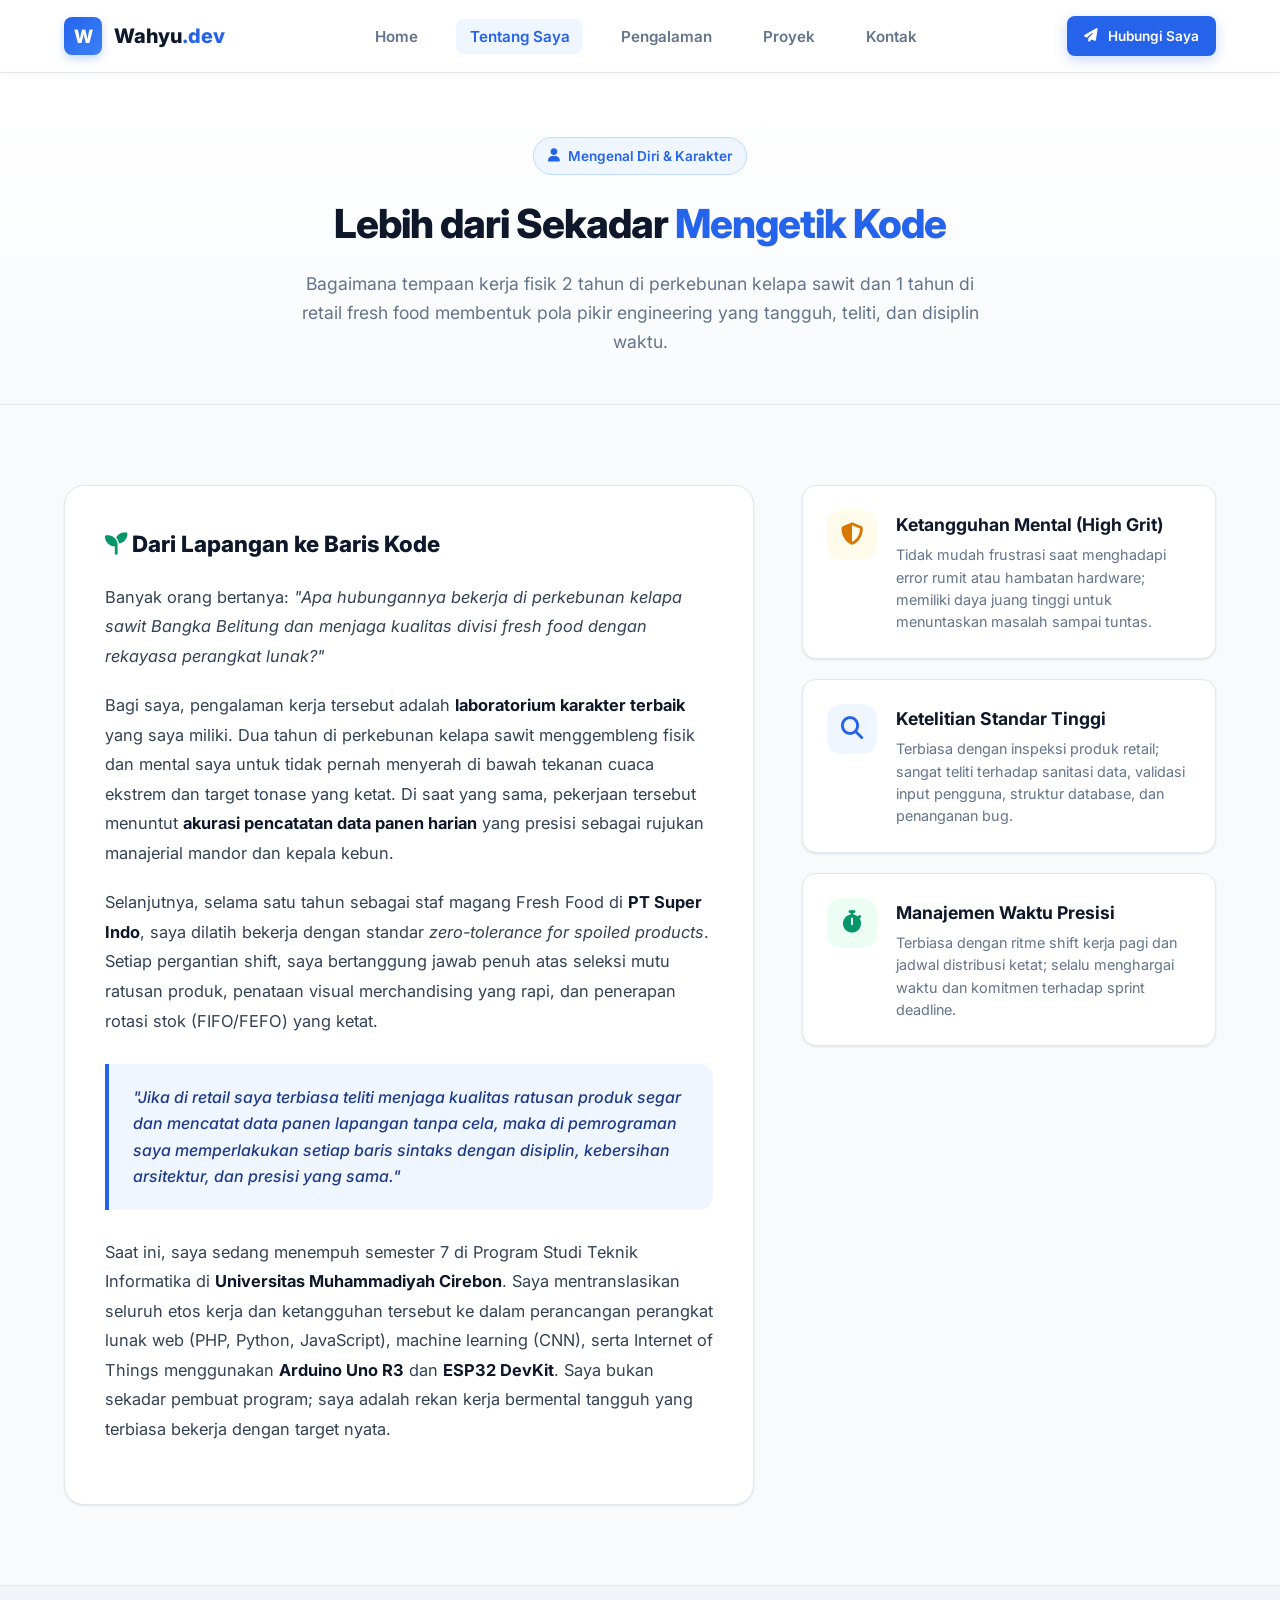
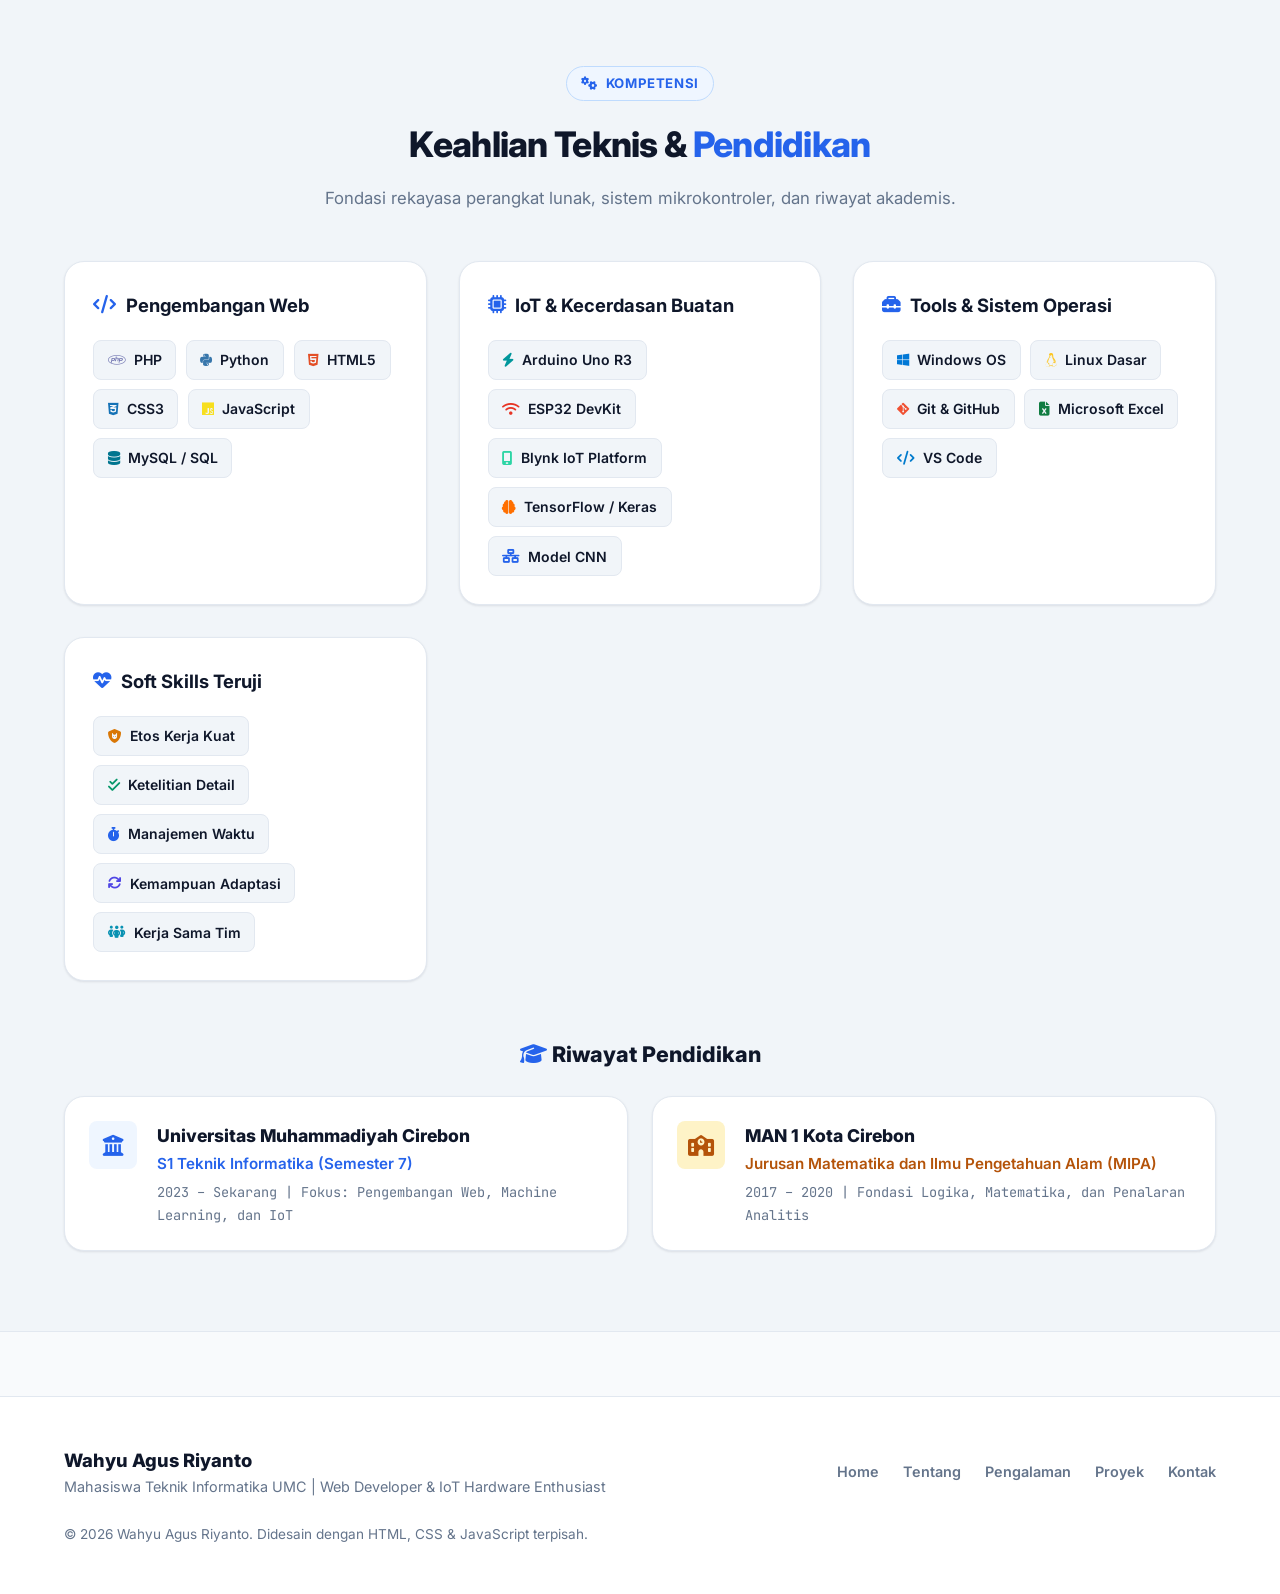
<file: about.html>
<!DOCTYPE html>
<html lang="id">
<head>
  <meta charset="UTF-8">
  <meta name="viewport" content="width=device-width, initial-scale=1.0">
  <meta name="description" content="Tentang Wahyu Agus Riyanto - Narasi transformasi etos kerja lapangan dan retail menjadi nilai unggul sebagai calon programmer.">
  <title>Tentang Saya | Wahyu Agus Riyanto</title>
  
  <!-- Google Fonts -->
  <link rel="preconnect" href="https://fonts.googleapis.com">
  <link rel="preconnect" href="https://fonts.gstatic.com" crossorigin>
  <link href="https://fonts.googleapis.com/css2?family=Inter:wght@400;500;600;700;800&family=JetBrains+Mono:wght@500;700&display=swap" rel="stylesheet">
  
  <!-- Font Awesome Icons -->
  <link rel="stylesheet" href="https://cdnjs.cloudflare.com/ajax/libs/font-awesome/6.5.1/css/all.min.css">
  
  <!-- Custom CSS (Light Theme) -->
  <link rel="stylesheet" href="css/style.css">
</head>
<body>

  <!-- ==================== GLOBAL NAVBAR ==================== -->
  <header class="navbar">
    <div class="container nav-container">
      <a href="index.html" class="nav-brand">
        <div class="nav-brand-logo">W</div>
        <span>Wahyu<span style="color: var(--primary-blue);">.dev</span></span>
      </a>

      <nav>
        <ul class="nav-links">
          <li><a href="index.html" class="nav-link">Home</a></li>
          <li><a href="about.html" class="nav-link active">Tentang Saya</a></li>
          <li><a href="experience.html" class="nav-link">Pengalaman</a></li>
          <li><a href="projects.html" class="nav-link">Proyek</a></li>
          <li><a href="contact.html" class="nav-link">Kontak</a></li>
        </ul>
      </nav>

      <div class="nav-actions">
        <a href="contact.html" class="btn btn-primary btn-sm">
          <i class="fa-solid fa-paper-plane"></i> Hubungi Saya
        </a>
      </div>

      <button class="nav-toggle" id="navToggle" aria-label="Buka Menu">
        <i class="fa-solid fa-bars"></i>
      </button>
    </div>

    <!-- Mobile Navigation Drawer -->
    <div class="nav-mobile-menu" id="navMobileMenu">
      <a href="index.html">Home</a>
      <a href="about.html">Tentang Saya</a>
      <a href="experience.html">Pengalaman Kerja</a>
      <a href="projects.html">Portofolio Proyek</a>
      <a href="contact.html">Kontak</a>
      <a href="contact.html" class="btn btn-primary btn-sm" style="margin-top: 0.5rem; text-align: center;">
        <i class="fa-solid fa-paper-plane"></i> Hubungi Saya
      </a>
    </div>
  </header>

  <main>
    <!-- Page Header -->
    <div class="page-header">
      <div class="container">
        <div class="page-badge"><i class="fa-solid fa-user"></i> Mengenal Diri & Karakter</div>
        <h1 class="page-title">Lebih dari Sekadar <span>Mengetik Kode</span></h1>
        <p class="page-subtitle">
          Bagaimana tempaan kerja fisik 2 tahun di perkebunan kelapa sawit dan 1 tahun di retail fresh food membentuk pola pikir engineering yang tangguh, teliti, dan disiplin waktu.
        </p>
      </div>
    </div>

    <!-- About Section Content -->
    <section>
      <div class="container">
        <div class="about-grid">
          <!-- Storytelling Narrative -->
          <div class="about-story">
            <h3><i class="fa-solid fa-seedling" style="color: var(--accent-emerald);"></i> Dari Lapangan ke Baris Kode</h3>
            <p>
              Banyak orang bertanya: <em>"Apa hubungannya bekerja di perkebunan kelapa sawit Bangka Belitung dan menjaga kualitas divisi fresh food dengan rekayasa perangkat lunak?"</em>
            </p>
            <p>
              Bagi saya, pengalaman kerja tersebut adalah <strong>laboratorium karakter terbaik</strong> yang saya miliki. Dua tahun di perkebunan kelapa sawit menggembleng fisik dan mental saya untuk tidak pernah menyerah di bawah tekanan cuaca ekstrem dan target tonase yang ketat. Di saat yang sama, pekerjaan tersebut menuntut <strong>akurasi pencatatan data panen harian</strong> yang presisi sebagai rujukan manajerial mandor dan kepala kebun.
            </p>
            <p>
              Selanjutnya, selama satu tahun sebagai staf magang Fresh Food di <strong>PT Super Indo</strong>, saya dilatih bekerja dengan standar <em>zero-tolerance for spoiled products</em>. Setiap pergantian shift, saya bertanggung jawab penuh atas seleksi mutu ratusan produk, penataan visual merchandising yang rapi, dan penerapan rotasi stok (FIFO/FEFO) yang ketat.
            </p>

            <div class="about-quote">
              "Jika di retail saya terbiasa teliti menjaga kualitas ratusan produk segar dan mencatat data panen lapangan tanpa cela, maka di pemrograman saya memperlakukan setiap baris sintaks dengan disiplin, kebersihan arsitektur, dan presisi yang sama."
            </div>

            <p>
              Saat ini, saya sedang menempuh semester 7 di Program Studi Teknik Informatika di <strong>Universitas Muhammadiyah Cirebon</strong>. Saya mentranslasikan seluruh etos kerja dan ketangguhan tersebut ke dalam perancangan perangkat lunak web (PHP, Python, JavaScript), machine learning (CNN), serta Internet of Things menggunakan <strong>Arduino Uno R3</strong> dan <strong>ESP32 DevKit</strong>. Saya bukan sekadar pembuat program; saya adalah rekan kerja bermental tangguh yang terbiasa bekerja dengan target nyata.
            </p>
          </div>

          <!-- 3 Pillars of Character -->
          <div class="values-stack">
            <div class="value-card">
              <div class="value-icon-box icon-grit">
                <i class="fa-solid fa-shield-halved"></i>
              </div>
              <div class="value-text">
                <h4>Ketangguhan Mental (High Grit)</h4>
                <p>Tidak mudah frustrasi saat menghadapi error rumit atau hambatan hardware; memiliki daya juang tinggi untuk menuntaskan masalah sampai tuntas.</p>
              </div>
            </div>

            <div class="value-card">
              <div class="value-icon-box icon-precision">
                <i class="fa-solid fa-magnifying-glass"></i>
              </div>
              <div class="value-text">
                <h4>Ketelitian Standar Tinggi</h4>
                <p>Terbiasa dengan inspeksi produk retail; sangat teliti terhadap sanitasi data, validasi input pengguna, struktur database, dan penanganan bug.</p>
              </div>
            </div>

            <div class="value-card">
              <div class="value-icon-box icon-time">
                <i class="fa-solid fa-stopwatch"></i>
              </div>
              <div class="value-text">
                <h4>Manajemen Waktu Presisi</h4>
                <p>Terbiasa dengan ritme shift kerja pagi dan jadwal distribusi ketat; selalu menghargai waktu dan komitmen terhadap sprint deadline.</p>
              </div>
            </div>
          </div>
        </div>
      </div>
    </section>

    <!-- Skills & Education Section -->
    <section style="background: var(--bg-subtle); border-top: 1px solid var(--border-light); border-bottom: 1px solid var(--border-light);">
      <div class="container">
        <div class="section-header">
          <div class="section-badge"><i class="fa-solid fa-gears"></i> Kompetensi</div>
          <h2 class="section-title">Keahlian Teknis & <span>Pendidikan</span></h2>
          <p class="section-subtitle">Fondasi rekayasa perangkat lunak, sistem mikrokontroler, dan riwayat akademis.</p>
        </div>

        <!-- Skills Cards -->
        <div class="skills-grid">
          <div class="skill-card">
            <h3 class="skill-card-title"><i class="fa-solid fa-code"></i> Pengembangan Web</h3>
            <div class="skill-pills">
              <span class="skill-pill"><i class="fa-brands fa-php" style="color:#777bb4;"></i> PHP</span>
              <span class="skill-pill"><i class="fa-brands fa-python" style="color:#3776ab;"></i> Python</span>
              <span class="skill-pill"><i class="fa-brands fa-html5" style="color:#e34f26;"></i> HTML5</span>
              <span class="skill-pill"><i class="fa-brands fa-css3-alt" style="color:#1572b6;"></i> CSS3</span>
              <span class="skill-pill"><i class="fa-brands fa-js" style="color:#f7df1e;"></i> JavaScript</span>
              <span class="skill-pill"><i class="fa-solid fa-database" style="color:#00758f;"></i> MySQL / SQL</span>
            </div>
          </div>

          <div class="skill-card">
            <h3 class="skill-card-title"><i class="fa-solid fa-microchip"></i> IoT & Kecerdasan Buatan</h3>
            <div class="skill-pills">
              <span class="skill-pill"><i class="fa-solid fa-bolt" style="color:#00979c;"></i> Arduino Uno R3</span>
              <span class="skill-pill"><i class="fa-solid fa-wifi" style="color:#e73525;"></i> ESP32 DevKit</span>
              <span class="skill-pill"><i class="fa-solid fa-mobile-screen" style="color:#2dd5a5;"></i> Blynk IoT Platform</span>
              <span class="skill-pill"><i class="fa-solid fa-brain" style="color:#ff6f00;"></i> TensorFlow / Keras</span>
              <span class="skill-pill"><i class="fa-solid fa-network-wired" style="color:#2563eb;"></i> Model CNN</span>
            </div>
          </div>

          <div class="skill-card">
            <h3 class="skill-card-title"><i class="fa-solid fa-toolbox"></i> Tools & Sistem Operasi</h3>
            <div class="skill-pills">
              <span class="skill-pill"><i class="fa-brands fa-windows" style="color:#0078d6;"></i> Windows OS</span>
              <span class="skill-pill"><i class="fa-brands fa-linux" style="color:#fcc624;"></i> Linux Dasar</span>
              <span class="skill-pill"><i class="fa-brands fa-git-alt" style="color:#f05032;"></i> Git & GitHub</span>
              <span class="skill-pill"><i class="fa-solid fa-file-excel" style="color:#107c41;"></i> Microsoft Excel</span>
              <span class="skill-pill"><i class="fa-solid fa-code" style="color:#007acc;"></i> VS Code</span>
            </div>
          </div>

          <div class="skill-card">
            <h3 class="skill-card-title"><i class="fa-solid fa-heart-pulse"></i> Soft Skills Teruji</h3>
            <div class="skill-pills">
              <span class="skill-pill"><i class="fa-solid fa-shield-cat" style="color:#d97706;"></i> Etos Kerja Kuat</span>
              <span class="skill-pill"><i class="fa-solid fa-check-double" style="color:#059669;"></i> Ketelitian Detail</span>
              <span class="skill-pill"><i class="fa-solid fa-stopwatch" style="color:#2563eb;"></i> Manajemen Waktu</span>
              <span class="skill-pill"><i class="fa-solid fa-arrows-rotate" style="color:#4f46e5;"></i> Kemampuan Adaptasi</span>
              <span class="skill-pill"><i class="fa-solid fa-people-group" style="color:#0891b2;"></i> Kerja Sama Tim</span>
            </div>
          </div>
        </div>

        <!-- Riwayat Pendidikan -->
        <div style="margin-top: 3.5rem;">
          <h3 style="font-size: 1.35rem; font-weight: 800; color: var(--text-heading); margin-bottom: 1.5rem; text-align: center;">
            <i class="fa-solid fa-graduation-cap" style="color: var(--primary-blue);"></i> Riwayat Pendidikan
          </h3>
          <div style="display: grid; grid-template-columns: repeat(auto-fit, minmax(320px, 1fr)); gap: 1.5rem;">
            <div class="card" style="padding: 1.5rem; display: flex; gap: 1.25rem; align-items: flex-start;">
              <div style="width: 48px; height: 48px; border-radius: var(--radius-sm); background: var(--primary-subtle); color: var(--primary-blue); display: flex; align-items: center; justify-content: center; font-size: 1.3rem; flex-shrink: 0;">
                <i class="fa-solid fa-building-columns"></i>
              </div>
              <div>
                <h4 style="font-size: 1.1rem; font-weight: 800; color: var(--text-heading);">Universitas Muhammadiyah Cirebon</h4>
                <p style="font-weight: 600; color: var(--primary-blue); font-size: 0.95rem;">S1 Teknik Informatika (Semester 7)</p>
                <span style="font-family: var(--font-mono); font-size: 0.85rem; color: var(--text-muted); display: block; margin-top: 0.35rem;">
                  2023 – Sekarang | Fokus: Pengembangan Web, Machine Learning, dan IoT
                </span>
              </div>
            </div>

            <div class="card" style="padding: 1.5rem; display: flex; gap: 1.25rem; align-items: flex-start;">
              <div style="width: 48px; height: 48px; border-radius: var(--radius-sm); background: #fef3c7; color: #b45309; display: flex; align-items: center; justify-content: center; font-size: 1.3rem; flex-shrink: 0;">
                <i class="fa-solid fa-school"></i>
              </div>
              <div>
                <h4 style="font-size: 1.1rem; font-weight: 800; color: var(--text-heading);">MAN 1 Kota Cirebon</h4>
                <p style="font-weight: 600; color: #b45309; font-size: 0.95rem;">Jurusan Matematika dan Ilmu Pengetahuan Alam (MIPA)</p>
                <span style="font-family: var(--font-mono); font-size: 0.85rem; color: var(--text-muted); display: block; margin-top: 0.35rem;">
                  2017 – 2020 | Fondasi Logika, Matematika, dan Penalaran Analitis
                </span>
              </div>
            </div>
          </div>
        </div>

      </div>
    </section>
  </main>

  <!-- ==================== FOOTER ==================== -->
  <footer class="footer">
    <div class="container footer-content">
      <div class="footer-brand">
        <h4>Wahyu Agus Riyanto</h4>
        <p>Mahasiswa Teknik Informatika UMC | Web Developer & IoT Hardware Enthusiast</p>
      </div>

      <div class="footer-nav">
        <a href="index.html">Home</a>
        <a href="about.html">Tentang</a>
        <a href="experience.html">Pengalaman</a>
        <a href="projects.html">Proyek</a>
        <a href="contact.html">Kontak</a>
      </div>

      <div style="font-size: 0.85rem; color: var(--text-muted);">
        &copy; 2026 Wahyu Agus Riyanto. Didesain dengan HTML, CSS & JavaScript terpisah.
      </div>
    </div>
  </footer>

  <!-- Toast Notification Popup -->
  <div class="toast-msg" id="toastMsg">
    <i class="fa-solid fa-circle-check" style="color: #10b981; font-size: 1.25rem;"></i>
    <span class="toast-text">Tersalin ke clipboard!</span>
  </div>

  <!-- Custom JavaScript -->
  <script src="js/script.js"></script>
</body>
</html>
</file>
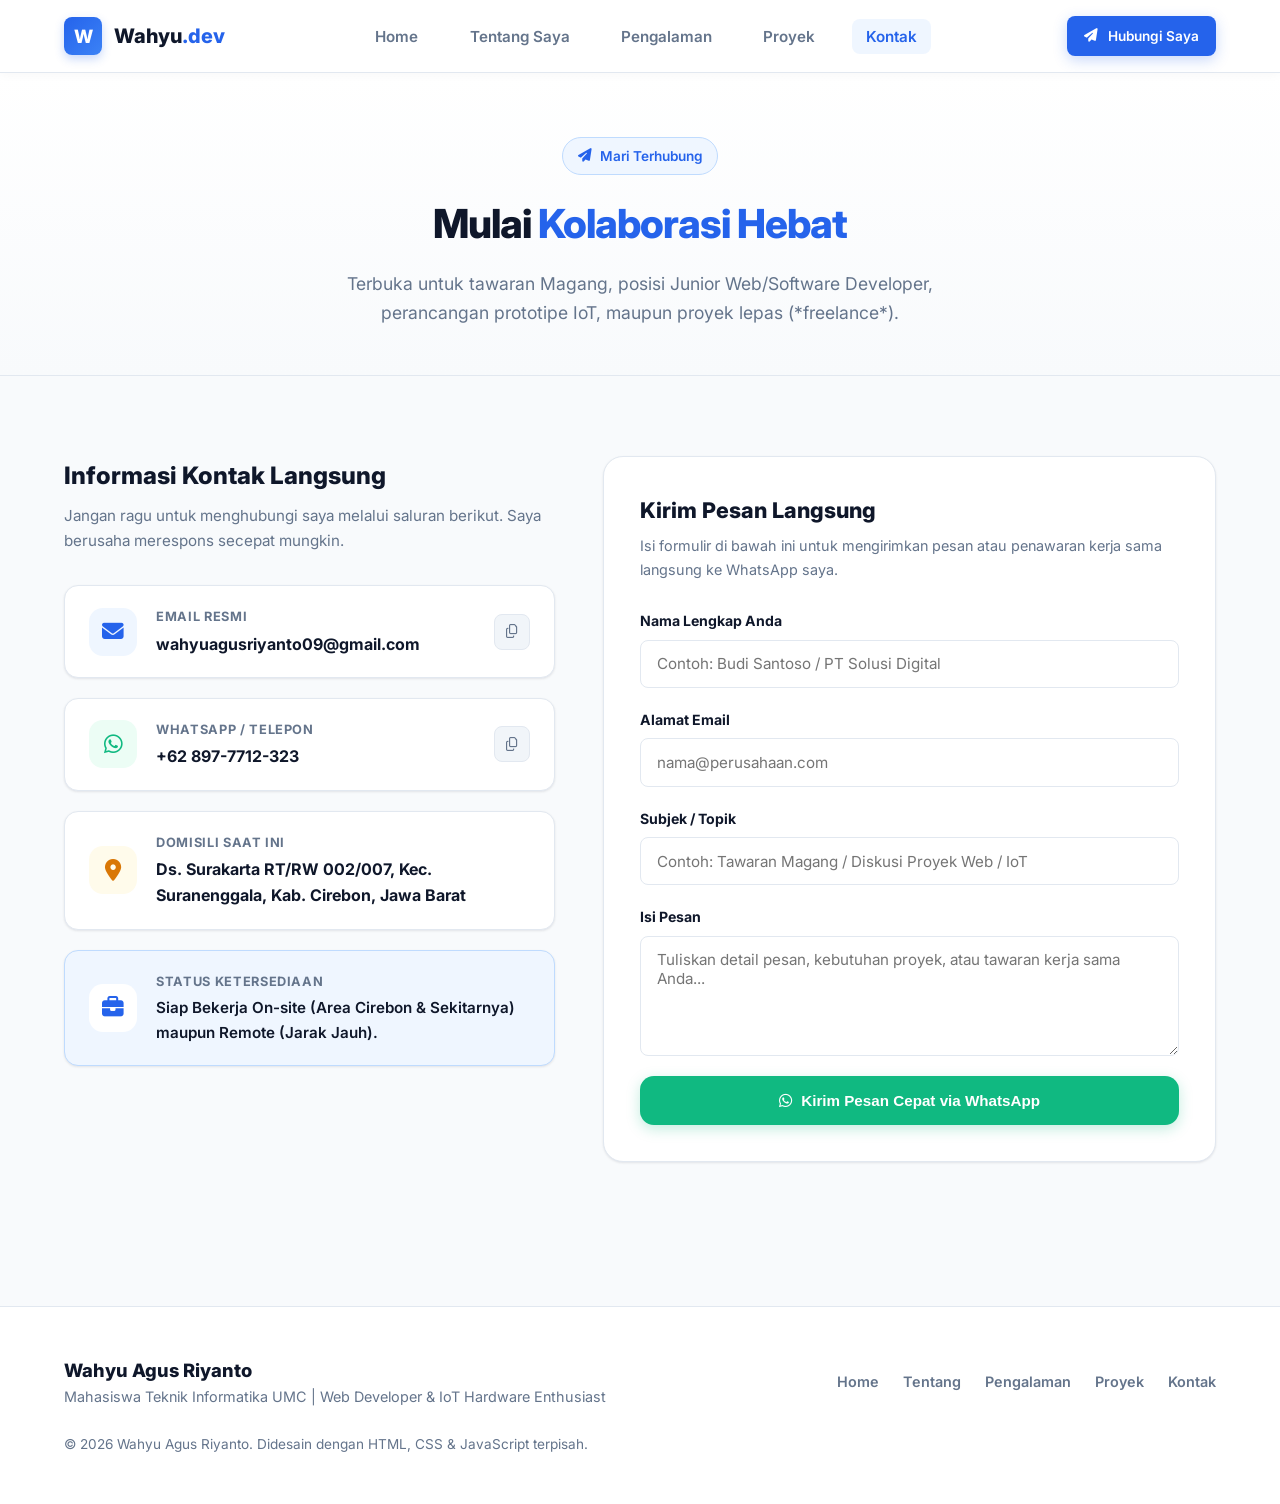
<file: contact.html>
<!DOCTYPE html>
<html lang="id">
<head>
  <meta charset="UTF-8">
  <meta name="viewport" content="width=device-width, initial-scale=1.0">
  <meta name="description" content="Hubungi Wahyu Agus Riyanto - Mahasiswa Teknik Informatika UMC, siap berkolaborasi untuk proyek Web Development, IoT, maupun posisi Junior Developer.">
  <title>Kontak | Wahyu Agus Riyanto</title>
  
  <!-- Google Fonts -->
  <link rel="preconnect" href="https://fonts.googleapis.com">
  <link rel="preconnect" href="https://fonts.gstatic.com" crossorigin>
  <link href="https://fonts.googleapis.com/css2?family=Inter:wght@400;500;600;700;800&family=JetBrains+Mono:wght@500;700&display=swap" rel="stylesheet">
  
  <!-- Font Awesome Icons -->
  <link rel="stylesheet" href="https://cdnjs.cloudflare.com/ajax/libs/font-awesome/6.5.1/css/all.min.css">
  
  <!-- Custom CSS (Light Theme) -->
  <link rel="stylesheet" href="css/style.css">
</head>
<body>

  <!-- ==================== GLOBAL NAVBAR ==================== -->
  <header class="navbar">
    <div class="container nav-container">
      <a href="index.html" class="nav-brand">
        <div class="nav-brand-logo">W</div>
        <span>Wahyu<span style="color: var(--primary-blue);">.dev</span></span>
      </a>

      <nav>
        <ul class="nav-links">
          <li><a href="index.html" class="nav-link">Home</a></li>
          <li><a href="about.html" class="nav-link">Tentang Saya</a></li>
          <li><a href="experience.html" class="nav-link">Pengalaman</a></li>
          <li><a href="projects.html" class="nav-link">Proyek</a></li>
          <li><a href="contact.html" class="nav-link active">Kontak</a></li>
        </ul>
      </nav>

      <div class="nav-actions">
        <a href="contact.html" class="btn btn-primary btn-sm">
          <i class="fa-solid fa-paper-plane"></i> Hubungi Saya
        </a>
      </div>

      <button class="nav-toggle" id="navToggle" aria-label="Buka Menu">
        <i class="fa-solid fa-bars"></i>
      </button>
    </div>

    <!-- Mobile Navigation Drawer -->
    <div class="nav-mobile-menu" id="navMobileMenu">
      <a href="index.html">Home</a>
      <a href="about.html">Tentang Saya</a>
      <a href="experience.html">Pengalaman Kerja</a>
      <a href="projects.html">Portofolio Proyek</a>
      <a href="contact.html">Kontak</a>
      <a href="contact.html" class="btn btn-primary btn-sm" style="margin-top: 0.5rem; text-align: center;">
        <i class="fa-solid fa-paper-plane"></i> Hubungi Saya
      </a>
    </div>
  </header>

  <main>
    <!-- Page Header -->
    <div class="page-header">
      <div class="container">
        <div class="page-badge"><i class="fa-solid fa-paper-plane"></i> Mari Terhubung</div>
        <h1 class="page-title">Mulai <span>Kolaborasi Hebat</span></h1>
        <p class="page-subtitle">
          Terbuka untuk tawaran Magang, posisi Junior Web/Software Developer, perancangan prototipe IoT, maupun proyek lepas (*freelance*).
        </p>
      </div>
    </div>

    <!-- Contact Section -->
    <section>
      <div class="container">
        <div class="contact-grid">
          
          <!-- Contact Info Column -->
          <div>
            <h2 style="font-size: 1.5rem; font-weight: 800; color: var(--text-heading); margin-bottom: 0.5rem;">
              Informasi Kontak Langsung
            </h2>
            <p style="color: var(--text-muted); font-size: 0.95rem; margin-bottom: 2rem;">
              Jangan ragu untuk menghubungi saya melalui saluran berikut. Saya berusaha merespons secepat mungkin.
            </p>

            <!-- Card 1: Email -->
            <div class="contact-card">
              <div class="contact-icon"><i class="fa-solid fa-envelope"></i></div>
              <div class="contact-details">
                <h5>Email Resmi</h5>
                <a href="mailto:wahyuagusriyanto09@gmail.com">wahyuagusriyanto09@gmail.com</a>
              </div>
              <button class="copy-btn" data-copy="wahyuagusriyanto09@gmail.com" title="Salin Email">
                <i class="fa-regular fa-copy"></i>
              </button>
            </div>

            <!-- Card 2: WhatsApp -->
            <div class="contact-card">
              <div class="contact-icon" style="background: #ecfdf5; color: #10b981;"><i class="fa-brands fa-whatsapp"></i></div>
              <div class="contact-details">
                <h5>WhatsApp / Telepon</h5>
                <a href="https://wa.me/628977712323" target="_blank">+62 897-7712-323</a>
              </div>
              <button class="copy-btn" data-copy="08977712323" title="Salin Nomor WhatsApp">
                <i class="fa-regular fa-copy"></i>
              </button>
            </div>

            <!-- Card 3: Lokasi -->
            <div class="contact-card">
              <div class="contact-icon" style="background: #fffbeb; color: #d97706;"><i class="fa-solid fa-location-dot"></i></div>
              <div class="contact-details">
                <h5>Domisili Saat Ini</h5>
                <p>Ds. Surakarta RT/RW 002/007, Kec. Suranenggala, Kab. Cirebon, Jawa Barat</p>
              </div>
            </div>

            <!-- Card 4: Kesiapan Kerja -->
            <div class="contact-card" style="background: var(--primary-subtle); border-color: var(--border-highlight);">
              <div class="contact-icon" style="background: #ffffff; color: var(--primary-blue);"><i class="fa-solid fa-briefcase"></i></div>
              <div class="contact-details">
                <h5>Status Ketersediaan</h5>
                <p style="font-size: 0.95rem; font-weight: 600; color: var(--text-heading);">
                  Siap Bekerja On-site (Area Cirebon & Sekitarnya) maupun Remote (Jarak Jauh).
                </p>
              </div>
            </div>
          </div>

          <!-- Contact Form Column -->
          <div>
            <div class="form-box">
              <h3 style="font-size: 1.35rem; font-weight: 800; color: var(--text-heading); margin-bottom: 0.35rem;">
                Kirim Pesan Langsung
              </h3>
              <p style="color: var(--text-muted); font-size: 0.9rem; margin-bottom: 1.75rem;">
                Isi formulir di bawah ini untuk mengirimkan pesan atau penawaran kerja sama langsung ke WhatsApp saya.
              </p>

              <form id="contactForm">
                <div class="form-group">
                  <label for="senderName" class="form-label">Nama Lengkap Anda</label>
                  <input type="text" id="senderName" class="form-input" placeholder="Contoh: Budi Santoso / PT Solusi Digital" required>
                </div>

                <div class="form-group">
                  <label for="senderEmail" class="form-label">Alamat Email</label>
                  <input type="email" id="senderEmail" class="form-input" placeholder="nama@perusahaan.com" required>
                </div>

                <div class="form-group">
                  <label for="senderSubject" class="form-label">Subjek / Topik</label>
                  <input type="text" id="senderSubject" class="form-input" placeholder="Contoh: Tawaran Magang / Diskusi Proyek Web / IoT" required>
                </div>

                <div class="form-group">
                  <label for="senderMessage" class="form-label">Isi Pesan</label>
                  <textarea id="senderMessage" class="form-textarea" placeholder="Tuliskan detail pesan, kebutuhan proyek, atau tawaran kerja sama Anda..." required></textarea>
                </div>

                <button type="submit" class="btn btn-whatsapp" style="width: 100%; padding: 0.95rem;">
                  <i class="fa-brands fa-whatsapp"></i> Kirim Pesan Cepat via WhatsApp
                </button>
              </form>
            </div>
          </div>

        </div>
      </div>
    </section>
  </main>

  <!-- ==================== FOOTER ==================== -->
  <footer class="footer">
    <div class="container footer-content">
      <div class="footer-brand">
        <h4>Wahyu Agus Riyanto</h4>
        <p>Mahasiswa Teknik Informatika UMC | Web Developer & IoT Hardware Enthusiast</p>
      </div>

      <div class="footer-nav">
        <a href="index.html">Home</a>
        <a href="about.html">Tentang</a>
        <a href="experience.html">Pengalaman</a>
        <a href="projects.html">Proyek</a>
        <a href="contact.html">Kontak</a>
      </div>

      <div style="font-size: 0.85rem; color: var(--text-muted);">
        &copy; 2026 Wahyu Agus Riyanto. Didesain dengan HTML, CSS & JavaScript terpisah.
      </div>
    </div>
  </footer>

  <!-- Toast Notification Popup -->
  <div class="toast-msg" id="toastMsg">
    <i class="fa-solid fa-circle-check" style="color: #10b981; font-size: 1.25rem;"></i>
    <span class="toast-text">Tersalin ke clipboard!</span>
  </div>

  <!-- Custom JavaScript -->
  <script src="js/script.js"></script>
</body>
</html>
</file>
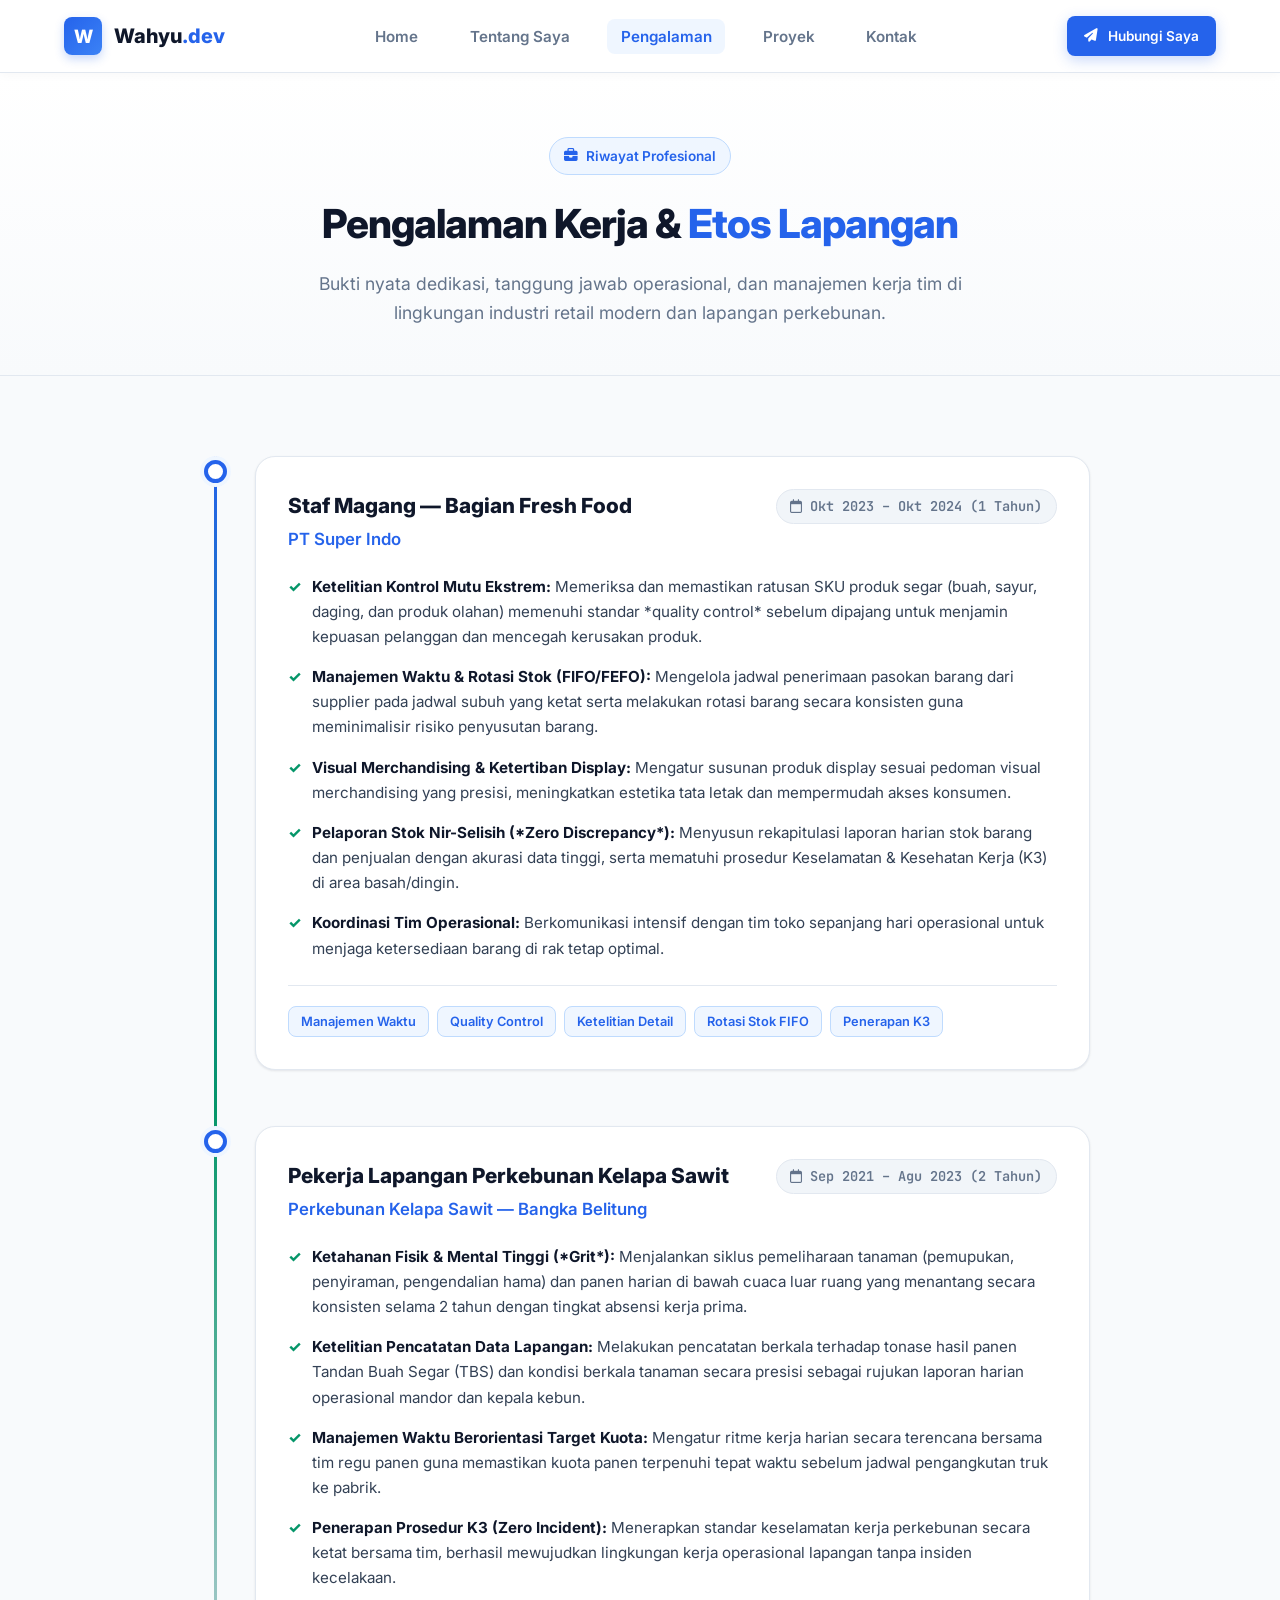
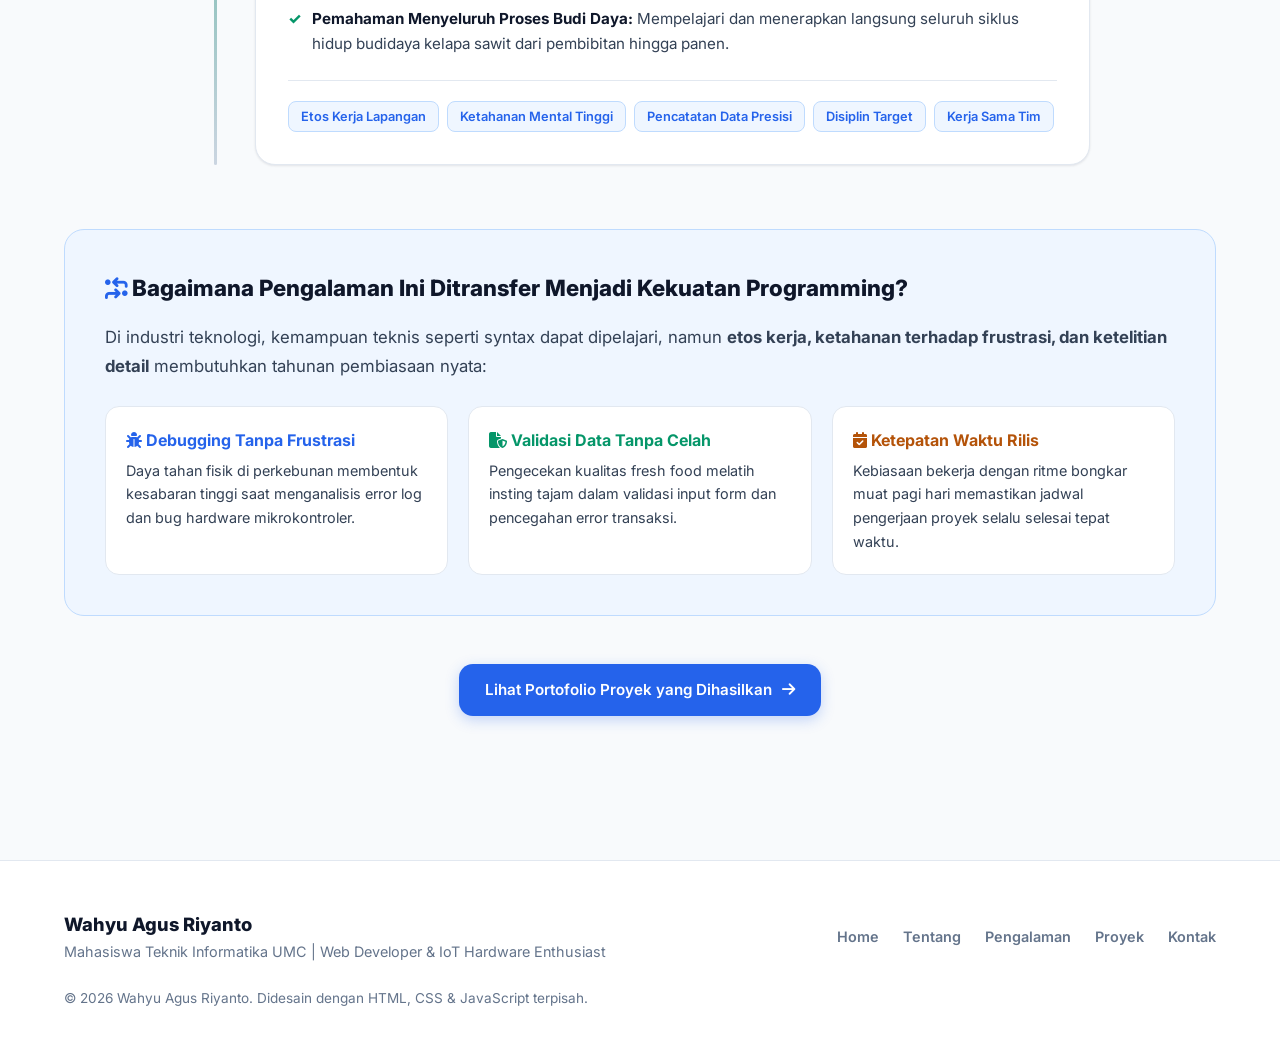
<file: experience.html>
<!DOCTYPE html>
<html lang="id">
<head>
  <meta charset="UTF-8">
  <meta name="viewport" content="width=device-width, initial-scale=1.0">
  <meta name="description" content="Pengalaman Kerja Wahyu Agus Riyanto - Rekam jejak di PT Super Indo dan Perkebunan Kelapa Sawit yang menonjolkan manajemen waktu dan ketelitian.">
  <title>Pengalaman Kerja | Wahyu Agus Riyanto</title>
  
  <!-- Google Fonts -->
  <link rel="preconnect" href="https://fonts.googleapis.com">
  <link rel="preconnect" href="https://fonts.gstatic.com" crossorigin>
  <link href="https://fonts.googleapis.com/css2?family=Inter:wght@400;500;600;700;800&family=JetBrains+Mono:wght@500;700&display=swap" rel="stylesheet">
  
  <!-- Font Awesome Icons -->
  <link rel="stylesheet" href="https://cdnjs.cloudflare.com/ajax/libs/font-awesome/6.5.1/css/all.min.css">
  
  <!-- Custom CSS (Light Theme) -->
  <link rel="stylesheet" href="css/style.css">
</head>
<body>

  <!-- ==================== GLOBAL NAVBAR ==================== -->
  <header class="navbar">
    <div class="container nav-container">
      <a href="index.html" class="nav-brand">
        <div class="nav-brand-logo">W</div>
        <span>Wahyu<span style="color: var(--primary-blue);">.dev</span></span>
      </a>

      <nav>
        <ul class="nav-links">
          <li><a href="index.html" class="nav-link">Home</a></li>
          <li><a href="about.html" class="nav-link">Tentang Saya</a></li>
          <li><a href="experience.html" class="nav-link active">Pengalaman</a></li>
          <li><a href="projects.html" class="nav-link">Proyek</a></li>
          <li><a href="contact.html" class="nav-link">Kontak</a></li>
        </ul>
      </nav>

      <div class="nav-actions">
        <a href="contact.html" class="btn btn-primary btn-sm">
          <i class="fa-solid fa-paper-plane"></i> Hubungi Saya
        </a>
      </div>

      <button class="nav-toggle" id="navToggle" aria-label="Buka Menu">
        <i class="fa-solid fa-bars"></i>
      </button>
    </div>

    <!-- Mobile Navigation Drawer -->
    <div class="nav-mobile-menu" id="navMobileMenu">
      <a href="index.html">Home</a>
      <a href="about.html">Tentang Saya</a>
      <a href="experience.html">Pengalaman Kerja</a>
      <a href="projects.html">Portofolio Proyek</a>
      <a href="contact.html">Kontak</a>
      <a href="contact.html" class="btn btn-primary btn-sm" style="margin-top: 0.5rem; text-align: center;">
        <i class="fa-solid fa-paper-plane"></i> Hubungi Saya
      </a>
    </div>
  </header>

  <main>
    <!-- Page Header -->
    <div class="page-header">
      <div class="container">
        <div class="page-badge"><i class="fa-solid fa-briefcase"></i> Riwayat Profesional</div>
        <h1 class="page-title">Pengalaman Kerja & <span>Etos Lapangan</span></h1>
        <p class="page-subtitle">
          Bukti nyata dedikasi, tanggung jawab operasional, dan manajemen kerja tim di lingkungan industri retail modern dan lapangan perkebunan.
        </p>
      </div>
    </div>

    <!-- Timeline Section -->
    <section>
      <div class="container">
        <div class="timeline">
          <!-- Experience 1: PT Super Indo -->
          <div class="timeline-item">
            <div class="timeline-dot"></div>
            <div class="timeline-card">
              <div class="timeline-header">
                <div>
                  <h3 class="timeline-role">Staf Magang — Bagian Fresh Food</h3>
                  <div class="timeline-company">PT Super Indo</div>
                </div>
                <span class="timeline-period"><i class="fa-regular fa-calendar"></i> Okt 2023 – Okt 2024 (1 Tahun)</span>
              </div>
              <ul class="timeline-list">
                <li>
                  <strong>Ketelitian Kontrol Mutu Ekstrem:</strong> Memeriksa dan memastikan ratusan SKU produk segar (buah, sayur, daging, dan produk olahan) memenuhi standar *quality control* sebelum dipajang untuk menjamin kepuasan pelanggan dan mencegah kerusakan produk.
                </li>
                <li>
                  <strong>Manajemen Waktu & Rotasi Stok (FIFO/FEFO):</strong> Mengelola jadwal penerimaan pasokan barang dari supplier pada jadwal subuh yang ketat serta melakukan rotasi barang secara konsisten guna meminimalisir risiko penyusutan barang.
                </li>
                <li>
                  <strong>Visual Merchandising & Ketertiban Display:</strong> Mengatur susunan produk display sesuai pedoman visual merchandising yang presisi, meningkatkan estetika tata letak dan mempermudah akses konsumen.
                </li>
                <li>
                  <strong>Pelaporan Stok Nir-Selisih (*Zero Discrepancy*):</strong> Menyusun rekapitulasi laporan harian stok barang dan penjualan dengan akurasi data tinggi, serta mematuhi prosedur Keselamatan & Kesehatan Kerja (K3) di area basah/dingin.
                </li>
                <li>
                  <strong>Koordinasi Tim Operasional:</strong> Berkomunikasi intensif dengan tim toko sepanjang hari operasional untuk menjaga ketersediaan barang di rak tetap optimal.
                </li>
              </ul>
              <div class="timeline-badges">
                <span class="timeline-badge">Manajemen Waktu</span>
                <span class="timeline-badge">Quality Control</span>
                <span class="timeline-badge">Ketelitian Detail</span>
                <span class="timeline-badge">Rotasi Stok FIFO</span>
                <span class="timeline-badge">Penerapan K3</span>
              </div>
            </div>
          </div>

          <!-- Experience 2: Perkebunan Sawit -->
          <div class="timeline-item">
            <div class="timeline-dot"></div>
            <div class="timeline-card">
              <div class="timeline-header">
                <div>
                  <h3 class="timeline-role">Pekerja Lapangan Perkebunan Kelapa Sawit</h3>
                  <div class="timeline-company">Perkebunan Kelapa Sawit — Bangka Belitung</div>
                </div>
                <span class="timeline-period"><i class="fa-regular fa-calendar"></i> Sep 2021 – Agu 2023 (2 Tahun)</span>
              </div>
              <ul class="timeline-list">
                <li>
                  <strong>Ketahanan Fisik & Mental Tinggi (*Grit*):</strong> Menjalankan siklus pemeliharaan tanaman (pemupukan, penyiraman, pengendalian hama) dan panen harian di bawah cuaca luar ruang yang menantang secara konsisten selama 2 tahun dengan tingkat absensi kerja prima.
                </li>
                <li>
                  <strong>Ketelitian Pencatatan Data Lapangan:</strong> Melakukan pencatatan berkala terhadap tonase hasil panen Tandan Buah Segar (TBS) dan kondisi berkala tanaman secara presisi sebagai rujukan laporan harian operasional mandor dan kepala kebun.
                </li>
                <li>
                  <strong>Manajemen Waktu Berorientasi Target Kuota:</strong> Mengatur ritme kerja harian secara terencana bersama tim regu panen guna memastikan kuota panen terpenuhi tepat waktu sebelum jadwal pengangkutan truk ke pabrik.
                </li>
                <li>
                  <strong>Penerapan Prosedur K3 (Zero Incident):</strong> Menerapkan standar keselamatan kerja perkebunan secara ketat bersama tim, berhasil mewujudkan lingkungan kerja operasional lapangan tanpa insiden kecelakaan.
                </li>
                <li>
                  <strong>Pemahaman Menyeluruh Proses Budi Daya:</strong> Mempelajari dan menerapkan langsung seluruh siklus hidup budidaya kelapa sawit dari pembibitan hingga panen.
                </li>
              </ul>
              <div class="timeline-badges">
                <span class="timeline-badge">Etos Kerja Lapangan</span>
                <span class="timeline-badge">Ketahanan Mental Tinggi</span>
                <span class="timeline-badge">Pencatatan Data Presisi</span>
                <span class="timeline-badge">Disiplin Target</span>
                <span class="timeline-badge">Kerja Sama Tim</span>
              </div>
            </div>
          </div>
        </div>

        <!-- Transferred Skills Section -->
        <div style="margin-top: 4rem; background: var(--primary-subtle); border: 1px solid var(--border-highlight); border-radius: var(--radius-lg); padding: 2.5rem;">
          <h3 style="font-size: 1.4rem; font-weight: 800; color: var(--text-heading); margin-bottom: 1rem;">
            <i class="fa-solid fa-arrows-turn-to-dots" style="color: var(--primary-blue);"></i> Bagaimana Pengalaman Ini Ditransfer Menjadi Kekuatan Programming?
          </h3>
          <p style="color: var(--text-body); font-size: 1.05rem; line-height: 1.75; margin-bottom: 1.5rem;">
            Di industri teknologi, kemampuan teknis seperti syntax dapat dipelajari, namun <strong>etos kerja, ketahanan terhadap frustrasi, dan ketelitian detail</strong> membutuhkan tahunan pembiasaan nyata:
          </p>
          <div style="display: grid; grid-template-columns: repeat(auto-fit, minmax(280px, 1fr)); gap: 1.25rem;">
            <div style="background: #ffffff; padding: 1.25rem; border-radius: var(--radius-md); border: 1px solid var(--border-light);">
              <h4 style="color: var(--primary-blue); font-weight: 700; margin-bottom: 0.35rem;"><i class="fa-solid fa-bug"></i> Debugging Tanpa Frustrasi</h4>
              <p style="font-size: 0.9rem; color: var(--text-body);">Daya tahan fisik di perkebunan membentuk kesabaran tinggi saat menganalisis error log dan bug hardware mikrokontroler.</p>
            </div>
            <div style="background: #ffffff; padding: 1.25rem; border-radius: var(--radius-md); border: 1px solid var(--border-light);">
              <h4 style="color: var(--accent-emerald); font-weight: 700; margin-bottom: 0.35rem;"><i class="fa-solid fa-file-shield"></i> Validasi Data Tanpa Celah</h4>
              <p style="font-size: 0.9rem; color: var(--text-body);">Pengecekan kualitas fresh food melatih insting tajam dalam validasi input form dan pencegahan error transaksi.</p>
            </div>
            <div style="background: #ffffff; padding: 1.25rem; border-radius: var(--radius-md); border: 1px solid var(--border-light);">
              <h4 style="color: #b45309; font-weight: 700; margin-bottom: 0.35rem;"><i class="fa-solid fa-calendar-check"></i> Ketepatan Waktu Rilis</h4>
              <p style="font-size: 0.9rem; color: var(--text-body);">Kebiasaan bekerja dengan ritme bongkar muat pagi hari memastikan jadwal pengerjaan proyek selalu selesai tepat waktu.</p>
            </div>
          </div>
        </div>

        <div style="text-align: center; margin-top: 3rem;">
          <a href="projects.html" class="btn btn-primary">
            Lihat Portofolio Proyek yang Dihasilkan <i class="fa-solid fa-arrow-right"></i>
          </a>
        </div>
      </div>
    </section>
  </main>

  <!-- ==================== FOOTER ==================== -->
  <footer class="footer">
    <div class="container footer-content">
      <div class="footer-brand">
        <h4>Wahyu Agus Riyanto</h4>
        <p>Mahasiswa Teknik Informatika UMC | Web Developer & IoT Hardware Enthusiast</p>
      </div>

      <div class="footer-nav">
        <a href="index.html">Home</a>
        <a href="about.html">Tentang</a>
        <a href="experience.html">Pengalaman</a>
        <a href="projects.html">Proyek</a>
        <a href="contact.html">Kontak</a>
      </div>

      <div style="font-size: 0.85rem; color: var(--text-muted);">
        &copy; 2026 Wahyu Agus Riyanto. Didesain dengan HTML, CSS & JavaScript terpisah.
      </div>
    </div>
  </footer>

  <!-- Toast Notification Popup -->
  <div class="toast-msg" id="toastMsg">
    <i class="fa-solid fa-circle-check" style="color: #10b981; font-size: 1.25rem;"></i>
    <span class="toast-text">Tersalin ke clipboard!</span>
  </div>

  <!-- Custom JavaScript -->
  <script src="js/script.js"></script>
</body>
</html>
</file>
<file: css/style.css>
/* ===================================================================
   PORTOFOLIO WAHYU AGUS RIYANTO - MODERN CLEAN LIGHT THEME
   Professional, Executive & High-Contrast Design
   =================================================================== */

:root {
  /* Surface & Backgrounds */
  --bg-body: #f8fafc;
  --bg-surface: #ffffff;
  --bg-subtle: #f1f5f9;
  --bg-card: #ffffff;
  --bg-card-hover: #fbfcfe;

  /* Borders & Dividers */
  --border-light: #e2e8f0;
  --border-focus: #2563eb;
  --border-highlight: #bfdbfe;

  /* Typography / Text Colors */
  --text-heading: #0f172a;
  --text-body: #334155;
  --text-muted: #64748b;
  --text-dim: #94a3b8;

  /* Brand Accents */
  --primary-blue: #2563eb;
  --primary-hover: #1d4ed8;
  --primary-subtle: #eff6ff;

  --accent-emerald: #059669;
  --accent-emerald-subtle: #ecfdf5;

  --accent-amber: #d97706;
  --accent-amber-subtle: #fffbeb;

  --accent-indigo: #4f46e5;
  --accent-indigo-subtle: #eef2ff;

  /* Shadows */
  --shadow-sm: 0 1px 3px 0 rgba(15, 23, 42, 0.06), 0 1px 2px 0 rgba(15, 23, 42, 0.04);
  --shadow-md: 0 4px 6px -1px rgba(15, 23, 42, 0.07), 0 2px 4px -2px rgba(15, 23, 42, 0.04);
  --shadow-lg: 0 10px 15px -3px rgba(15, 23, 42, 0.08), 0 4px 6px -4px rgba(15, 23, 42, 0.04);
  --shadow-hover: 0 20px 25px -5px rgba(15, 23, 42, 0.1), 0 8px 10px -6px rgba(15, 23, 42, 0.04);

  /* Fonts */
  --font-sans: 'Inter', -apple-system, BlinkMacSystemFont, 'Segoe UI', Roboto, Oxygen, Ubuntu, Cantarell, sans-serif;
  --font-mono: 'JetBrains Mono', 'Fira Code', monospace;

  /* Border Radii */
  --radius-sm: 8px;
  --radius-md: 14px;
  --radius-lg: 20px;
  --radius-full: 9999px;

  /* Transitions */
  --transition-fast: 0.15s ease;
  --transition-normal: 0.25s cubic-bezier(0.16, 1, 0.3, 1);
}

*, *::before, *::after {
  box-sizing: border-box;
  margin: 0;
  padding: 0;
}

html {
  scroll-behavior: smooth;
  font-size: 16px;
}

body {
  font-family: var(--font-sans);
  background-color: var(--bg-body);
  color: var(--text-body);
  line-height: 1.65;
  overflow-x: hidden;
  min-height: 100vh;
  display: flex;
  flex-direction: column;
}

main {
  flex: 1;
}

a {
  color: inherit;
  text-decoration: none;
  transition: var(--transition-fast);
}

img {
  max-width: 100%;
  height: auto;
  display: block;
}

.container {
  width: 100%;
  max-width: 1200px;
  margin: 0 auto;
  padding: 0 1.5rem;
}

/* ===================================================================
   NAVBAR (LIGHT THEME)
   =================================================================== */
.navbar {
  position: sticky;
  top: 0;
  width: 100%;
  z-index: 1000;
  background: rgba(255, 255, 255, 0.95);
  backdrop-filter: blur(12px);
  border-bottom: 1px solid var(--border-light);
  box-shadow: 0 2px 10px rgba(0, 0, 0, 0.03);
  padding: 1rem 0;
  transition: all var(--transition-normal);
}

.nav-container {
  display: flex;
  align-items: center;
  justify-content: space-between;
}

.nav-brand {
  display: flex;
  align-items: center;
  gap: 0.75rem;
  font-weight: 800;
  font-size: 1.25rem;
  color: var(--text-heading);
}

.nav-brand-logo {
  width: 38px;
  height: 38px;
  border-radius: var(--radius-sm);
  background: linear-gradient(135deg, var(--primary-blue), #3b82f6);
  display: flex;
  align-items: center;
  justify-content: center;
  font-weight: 800;
  color: #ffffff;
  font-size: 1.15rem;
  box-shadow: 0 4px 10px rgba(37, 99, 235, 0.25);
}

.nav-links {
  display: flex;
  align-items: center;
  gap: 1.5rem;
  list-style: none;
}

.nav-link {
  font-size: 0.95rem;
  font-weight: 600;
  color: var(--text-muted);
  padding: 0.5rem 0.85rem;
  border-radius: var(--radius-sm);
  transition: all var(--transition-fast);
}

.nav-link:hover {
  color: var(--primary-blue);
  background-color: var(--primary-subtle);
}

.nav-link.active {
  color: var(--primary-blue);
  background-color: var(--primary-subtle);
}

.nav-actions {
  display: flex;
  align-items: center;
  gap: 0.85rem;
}

.nav-toggle {
  display: none;
  background: none;
  border: none;
  font-size: 1.5rem;
  color: var(--text-heading);
  cursor: pointer;
  padding: 0.4rem;
}

.nav-mobile-menu {
  display: none;
  background: #ffffff;
  border-bottom: 1px solid var(--border-light);
  padding: 1rem 1.5rem;
}

.nav-mobile-menu.open {
  display: flex;
  flex-direction: column;
  gap: 0.75rem;
}

.nav-mobile-menu a {
  font-size: 1rem;
  font-weight: 600;
  color: var(--text-heading);
  padding: 0.6rem 0;
  border-bottom: 1px solid var(--border-light);
}

.nav-mobile-menu a:last-child {
  border-bottom: none;
}

/* ===================================================================
   BUTTONS
   =================================================================== */
.btn {
  display: inline-flex;
  align-items: center;
  justify-content: center;
  gap: 0.6rem;
  padding: 0.8rem 1.6rem;
  font-size: 0.95rem;
  font-weight: 600;
  border-radius: var(--radius-md);
  cursor: pointer;
  border: 1px solid transparent;
  transition: all var(--transition-normal);
  text-decoration: none;
  white-space: nowrap;
}

.btn-primary {
  background-color: var(--primary-blue);
  color: #ffffff;
  box-shadow: 0 4px 14px rgba(37, 99, 235, 0.25);
}

.btn-primary:hover {
  background-color: var(--primary-hover);
  transform: translateY(-2px);
  box-shadow: 0 6px 20px rgba(37, 99, 235, 0.35);
  color: #ffffff;
}

.btn-secondary {
  background-color: #ffffff;
  border: 1px solid var(--border-light);
  color: var(--text-body);
}

.btn-secondary:hover {
  background-color: var(--bg-subtle);
  border-color: var(--border-highlight);
  color: var(--primary-blue);
  transform: translateY(-2px);
}

.btn-whatsapp {
  background-color: #10b981;
  color: #ffffff;
  box-shadow: 0 4px 14px rgba(16, 185, 129, 0.25);
}

.btn-whatsapp:hover {
  background-color: #059669;
  transform: translateY(-2px);
  box-shadow: 0 6px 20px rgba(16, 185, 129, 0.35);
  color: #ffffff;
}

.btn-sm {
  padding: 0.5rem 1rem;
  font-size: 0.85rem;
  border-radius: var(--radius-sm);
}

/* ===================================================================
   SECTION COMMONS
   =================================================================== */
section {
  padding: 5rem 0;
}

.page-header {
  background: linear-gradient(180deg, #ffffff 0%, var(--bg-body) 100%);
  padding: 4rem 0 3rem 0;
  border-bottom: 1px solid var(--border-light);
  text-align: center;
}

.page-badge {
  display: inline-flex;
  align-items: center;
  gap: 0.5rem;
  background-color: var(--primary-subtle);
  color: var(--primary-blue);
  font-weight: 600;
  font-size: 0.85rem;
  padding: 0.4rem 0.9rem;
  border-radius: var(--radius-full);
  margin-bottom: 1rem;
  border: 1px solid var(--border-highlight);
}

.page-title {
  font-size: 2.5rem;
  font-weight: 800;
  color: var(--text-heading);
  letter-spacing: -0.025em;
  margin-bottom: 0.75rem;
}

.page-title span {
  color: var(--primary-blue);
}

.page-subtitle {
  font-size: 1.1rem;
  color: var(--text-muted);
  max-width: 680px;
  margin: 0 auto;
}

/* Section Header (In-page) */
.section-header {
  text-align: center;
  max-width: 720px;
  margin: 0 auto 3rem auto;
}

.section-badge {
  display: inline-flex;
  align-items: center;
  gap: 0.5rem;
  background-color: var(--primary-subtle);
  color: var(--primary-blue);
  font-size: 0.825rem;
  font-weight: 700;
  text-transform: uppercase;
  letter-spacing: 0.05em;
  padding: 0.35rem 0.85rem;
  border-radius: var(--radius-full);
  margin-bottom: 0.85rem;
  border: 1px solid var(--border-highlight);
}

.section-title {
  font-size: 2.2rem;
  font-weight: 800;
  color: var(--text-heading);
  letter-spacing: -0.02em;
  margin-bottom: 0.75rem;
}

.section-title span {
  color: var(--primary-blue);
}

.section-subtitle {
  font-size: 1.05rem;
  color: var(--text-muted);
}

/* ===================================================================
   HERO / HOME SECTION (LIGHT THEME)
   =================================================================== */
.hero {
  padding: 5rem 0;
  background: radial-gradient(circle at 10% 20%, rgba(239, 246, 255, 0.8) 0%, rgba(248, 250, 252, 1) 90%);
}

.hero-grid {
  display: grid;
  grid-template-columns: 1.2fr 0.8fr;
  gap: 3.5rem;
  align-items: center;
}

.hero-content {
  display: flex;
  flex-direction: column;
  gap: 1.4rem;
}

.hero-badges {
  display: flex;
  flex-wrap: wrap;
  gap: 0.65rem;
}

.badge-status {
  display: inline-flex;
  align-items: center;
  gap: 0.5rem;
  background-color: var(--accent-emerald-subtle);
  color: var(--accent-emerald);
  border: 1px solid #a7f3d0;
  font-size: 0.825rem;
  font-weight: 600;
  padding: 0.4rem 0.85rem;
  border-radius: var(--radius-full);
}

.badge-pulse-dot {
  width: 8px;
  height: 8px;
  background-color: var(--accent-emerald);
  border-radius: 50%;
  animation: pulse 2s infinite;
}

@keyframes pulse {
  0% { transform: scale(0.95); box-shadow: 0 0 0 0 rgba(5, 150, 105, 0.7); }
  70% { transform: scale(1); box-shadow: 0 0 0 8px rgba(5, 150, 105, 0); }
  100% { transform: scale(0.95); box-shadow: 0 0 0 0 rgba(5, 150, 105, 0); }
}

.badge-academic {
  display: inline-flex;
  align-items: center;
  gap: 0.5rem;
  background-color: var(--primary-subtle);
  color: var(--primary-blue);
  border: 1px solid var(--border-highlight);
  font-size: 0.825rem;
  font-weight: 600;
  padding: 0.4rem 0.85rem;
  border-radius: var(--radius-full);
}

.hero-title {
  font-size: 2.85rem;
  font-weight: 800;
  line-height: 1.2;
  letter-spacing: -0.03em;
  color: var(--text-heading);
}

.hero-title .highlight {
  color: var(--primary-blue);
}

.hero-subtitle {
  font-size: 1.1rem;
  color: var(--text-body);
  line-height: 1.75;
  max-width: 600px;
}

.hero-actions {
  display: flex;
  flex-wrap: wrap;
  gap: 0.85rem;
  margin-top: 0.5rem;
}

.hero-stats {
  display: grid;
  grid-template-columns: repeat(3, 1fr);
  gap: 1.5rem;
  margin-top: 1.5rem;
  padding-top: 1.75rem;
  border-top: 1px solid var(--border-light);
}

.stat-item h3 {
  font-size: 1.85rem;
  font-weight: 800;
  color: var(--primary-blue);
  font-family: var(--font-mono);
}

.stat-item p {
  font-size: 0.85rem;
  color: var(--text-muted);
  font-weight: 600;
  text-transform: uppercase;
  letter-spacing: 0.04em;
  margin-top: 0.2rem;
}

/* Hero Visual / Avatar Card */
.hero-visual {
  display: flex;
  justify-content: center;
}

.profile-card-wrapper {
  position: relative;
  width: 100%;
  max-width: 360px;
}

.profile-card {
  background: #ffffff;
  border: 1px solid var(--border-light);
  border-radius: var(--radius-lg);
  padding: 1.25rem;
  box-shadow: var(--shadow-lg);
  position: relative;
}

.profile-img-container {
  width: 100%;
  aspect-ratio: 1 / 1.15;
  border-radius: var(--radius-md);
  overflow: hidden;
  position: relative;
  background: var(--bg-subtle);
  border: 1px solid var(--border-light);
}

.profile-img {
  width: 100%;
  height: 100%;
  object-fit: cover;
  object-position: center top;
  transition: transform var(--transition-normal);
}

.profile-card:hover .profile-img {
  transform: scale(1.02);
}

.profile-fallback-box {
  width: 100%;
  height: 100%;
  display: flex;
  flex-direction: column;
  align-items: center;
  justify-content: center;
  background: linear-gradient(135deg, #eff6ff 0%, #dbeafe 100%);
  color: var(--primary-blue);
  text-align: center;
  padding: 1.5rem;
}

.avatar-initials {
  width: 90px;
  height: 90px;
  border-radius: 50%;
  background: var(--primary-blue);
  color: #ffffff;
  display: flex;
  align-items: center;
  justify-content: center;
  font-size: 2.25rem;
  font-weight: 800;
  margin-bottom: 1rem;
  box-shadow: 0 8px 20px rgba(37, 99, 235, 0.3);
}

.profile-badge-floating {
  margin-top: 1rem;
  background: var(--primary-subtle);
  border: 1px solid var(--border-highlight);
  border-radius: var(--radius-md);
  padding: 0.85rem 1rem;
  display: flex;
  align-items: center;
  gap: 0.85rem;
}

.profile-upload-trigger {
  margin-top: 0.75rem;
  display: flex;
  align-items: center;
  justify-content: center;
  gap: 0.5rem;
  width: 100%;
  padding: 0.55rem 1rem;
  font-size: 0.85rem;
  font-weight: 600;
  color: var(--primary-blue);
  background: #ffffff;
  border: 1px dashed var(--primary-blue);
  border-radius: var(--radius-sm);
  cursor: pointer;
  transition: all var(--transition-fast);
}

.profile-upload-trigger:hover {
  background: var(--primary-subtle);
  border-style: solid;
}

.profile-badge-floating i {
  font-size: 1.5rem;
  color: var(--primary-blue);
}

.profile-badge-floating h4 {
  font-size: 0.92rem;
  font-weight: 700;
  color: var(--text-heading);
}

.profile-badge-floating p {
  font-size: 0.78rem;
  color: var(--text-muted);
}

/* ===================================================================
   CARDS & GRIDS (PROJECTS, EXPERIENCE, VALUES)
   =================================================================== */
.card {
  background: var(--bg-card);
  border: 1px solid var(--border-light);
  border-radius: var(--radius-lg);
  box-shadow: var(--shadow-sm);
  transition: all var(--transition-normal);
  overflow: hidden;
}

.card:hover {
  transform: translateY(-4px);
  box-shadow: var(--shadow-hover);
  border-color: var(--border-highlight);
}

/* Project Cards */
.projects-grid {
  display: grid;
  grid-template-columns: repeat(auto-fill, minmax(360px, 1fr));
  gap: 2rem;
}

.project-card {
  display: flex;
  flex-direction: column;
  height: 100%;
}

.project-img-wrapper {
  position: relative;
  width: 100%;
  height: 210px;
  overflow: hidden;
  background-color: var(--bg-subtle);
  border-bottom: 1px solid var(--border-light);
}

.project-img {
  width: 100%;
  height: 100%;
  object-fit: cover;
  transition: transform 0.4s ease;
}

.project-card:hover .project-img {
  transform: scale(1.05);
}

.project-badge-overlay {
  position: absolute;
  top: 1rem;
  left: 1rem;
  display: flex;
  gap: 0.5rem;
}

.badge-tag {
  font-family: var(--font-mono);
  font-size: 0.75rem;
  font-weight: 700;
  text-transform: uppercase;
  padding: 0.3rem 0.75rem;
  border-radius: var(--radius-full);
  backdrop-filter: blur(8px);
}

.tag-iot {
  background: rgba(16, 185, 129, 0.95);
  color: #ffffff;
}

.tag-web {
  background: rgba(37, 99, 235, 0.95);
  color: #ffffff;
}

.tag-ai {
  background: rgba(79, 70, 229, 0.95);
  color: #ffffff;
}

.project-body {
  padding: 1.75rem;
  display: flex;
  flex-direction: column;
  flex: 1;
}

.project-hardware-badge {
  display: inline-flex;
  align-items: center;
  gap: 0.4rem;
  font-size: 0.8rem;
  font-weight: 700;
  color: #b45309;
  background: #fef3c7;
  padding: 0.25rem 0.65rem;
  border-radius: var(--radius-sm);
  margin-bottom: 0.75rem;
  align-self: flex-start;
}

.project-title {
  font-size: 1.3rem;
  font-weight: 800;
  color: var(--text-heading);
  margin-bottom: 0.85rem;
  line-height: 1.35;
}

.project-meta-box {
  background: var(--bg-subtle);
  border-radius: var(--radius-sm);
  padding: 0.85rem 1rem;
  margin-bottom: 1rem;
}

.meta-label {
  font-size: 0.75rem;
  font-weight: 700;
  text-transform: uppercase;
  letter-spacing: 0.05em;
  color: var(--primary-blue);
  margin-bottom: 0.25rem;
  display: flex;
  align-items: center;
  gap: 0.4rem;
}

.meta-text {
  font-size: 0.9rem;
  color: var(--text-body);
  line-height: 1.55;
}

.project-impact-box {
  background: var(--accent-emerald-subtle);
  border-left: 3px solid var(--accent-emerald);
  padding: 0.85rem 1rem;
  border-radius: 0 var(--radius-sm) var(--radius-sm) 0;
  margin-bottom: 1.25rem;
}

.project-impact-box .meta-label {
  color: var(--accent-emerald);
}

.project-impact-box .meta-text {
  color: #065f46;
  font-weight: 500;
}

.project-tech-stack {
  margin-top: auto;
  padding-top: 1rem;
  border-top: 1px solid var(--border-light);
  display: flex;
  flex-wrap: wrap;
  gap: 0.45rem;
}

.tech-chip {
  font-family: var(--font-mono);
  font-size: 0.75rem;
  font-weight: 600;
  background: var(--bg-subtle);
  color: var(--text-heading);
  border: 1px solid var(--border-light);
  padding: 0.25rem 0.6rem;
  border-radius: var(--radius-sm);
}

/* Filter Controls */
.filter-tabs {
  display: flex;
  justify-content: center;
  flex-wrap: wrap;
  gap: 0.65rem;
  margin-bottom: 2.75rem;
}

.tab-btn {
  background: #ffffff;
  border: 1px solid var(--border-light);
  color: var(--text-muted);
  font-size: 0.9rem;
  font-weight: 600;
  padding: 0.6rem 1.4rem;
  border-radius: var(--radius-full);
  cursor: pointer;
  transition: all var(--transition-fast);
}

.tab-btn:hover {
  border-color: var(--primary-blue);
  color: var(--primary-blue);
}

.tab-btn.active {
  background: var(--primary-blue);
  color: #ffffff;
  border-color: var(--primary-blue);
  box-shadow: 0 4px 12px rgba(37, 99, 235, 0.25);
}

/* ===================================================================
   TIMELINE / EXPERIENCE (LIGHT THEME)
   =================================================================== */
.timeline {
  position: relative;
  max-width: 900px;
  margin: 0 auto;
}

.timeline::before {
  content: '';
  position: absolute;
  top: 0;
  bottom: 0;
  left: 24px;
  width: 3px;
  background: linear-gradient(to bottom, var(--primary-blue), var(--accent-emerald), #cbd5e1);
  border-radius: var(--radius-full);
}

.timeline-item {
  position: relative;
  padding-left: 65px;
  margin-bottom: 3.5rem;
}

.timeline-item:last-child {
  margin-bottom: 0;
}

.timeline-dot {
  position: absolute;
  left: 14px;
  top: 4px;
  width: 23px;
  height: 23px;
  border-radius: 50%;
  background: #ffffff;
  border: 4px solid var(--primary-blue);
  box-shadow: 0 0 0 4px var(--primary-subtle);
  z-index: 2;
}

.timeline-card {
  background: #ffffff;
  border: 1px solid var(--border-light);
  border-radius: var(--radius-lg);
  padding: 2rem;
  box-shadow: var(--shadow-sm);
  transition: all var(--transition-normal);
}

.timeline-card:hover {
  box-shadow: var(--shadow-md);
  border-color: var(--border-highlight);
  transform: translateY(-2px);
}

.timeline-header {
  display: flex;
  flex-wrap: wrap;
  justify-content: space-between;
  align-items: flex-start;
  gap: 0.75rem;
  margin-bottom: 1.25rem;
}

.timeline-role {
  font-size: 1.3rem;
  font-weight: 800;
  color: var(--text-heading);
}

.timeline-company {
  font-size: 1.05rem;
  color: var(--primary-blue);
  font-weight: 600;
  margin-top: 0.2rem;
}

.timeline-period {
  font-family: var(--font-mono);
  font-size: 0.85rem;
  font-weight: 600;
  color: var(--text-muted);
  background: var(--bg-subtle);
  border: 1px solid var(--border-light);
  padding: 0.35rem 0.85rem;
  border-radius: var(--radius-full);
}

.timeline-list {
  list-style: none;
  display: flex;
  flex-direction: column;
  gap: 0.95rem;
}

.timeline-list li {
  position: relative;
  padding-left: 1.5rem;
  font-size: 0.95rem;
  color: var(--text-body);
  line-height: 1.65;
}

.timeline-list li::before {
  content: '✓';
  position: absolute;
  left: 0;
  top: 0;
  color: var(--accent-emerald);
  font-weight: 800;
}

.timeline-list strong {
  color: var(--text-heading);
}

.timeline-badges {
  display: flex;
  flex-wrap: wrap;
  gap: 0.5rem;
  margin-top: 1.5rem;
  padding-top: 1.25rem;
  border-top: 1px solid var(--border-light);
}

.timeline-badge {
  font-size: 0.8rem;
  font-weight: 600;
  background: var(--primary-subtle);
  color: var(--primary-blue);
  border: 1px solid var(--border-highlight);
  padding: 0.25rem 0.75rem;
  border-radius: var(--radius-sm);
}

/* ===================================================================
   ABOUT & VALUES SECTION
   =================================================================== */
.about-grid {
  display: grid;
  grid-template-columns: 1.25fr 0.75fr;
  gap: 3rem;
  align-items: start;
}

.about-story {
  background: #ffffff;
  border: 1px solid var(--border-light);
  border-radius: var(--radius-lg);
  padding: 2.5rem;
  box-shadow: var(--shadow-sm);
}

.about-story h3 {
  font-size: 1.4rem;
  font-weight: 800;
  color: var(--text-heading);
  margin-bottom: 1.25rem;
}

.about-story p {
  color: var(--text-body);
  font-size: 1.025rem;
  line-height: 1.8;
  margin-bottom: 1.25rem;
}

.about-story strong {
  color: var(--text-heading);
}

.about-quote {
  background: var(--primary-subtle);
  border-left: 4px solid var(--primary-blue);
  padding: 1.25rem 1.5rem;
  border-radius: 0 var(--radius-md) var(--radius-md) 0;
  margin: 1.75rem 0;
  font-style: italic;
  color: #1e3a8a;
  font-weight: 500;
}

.values-stack {
  display: flex;
  flex-direction: column;
  gap: 1.25rem;
}

.value-card {
  background: #ffffff;
  border: 1px solid var(--border-light);
  border-radius: var(--radius-md);
  padding: 1.5rem;
  box-shadow: var(--shadow-sm);
  display: flex;
  gap: 1.2rem;
  align-items: flex-start;
  transition: all var(--transition-fast);
}

.value-card:hover {
  transform: translateY(-2px);
  border-color: var(--border-highlight);
  box-shadow: var(--shadow-md);
}

.value-icon-box {
  width: 50px;
  height: 50px;
  border-radius: var(--radius-md);
  display: flex;
  align-items: center;
  justify-content: center;
  font-size: 1.4rem;
  flex-shrink: 0;
}

.icon-grit {
  background: var(--accent-amber-subtle);
  color: var(--accent-amber);
}

.icon-precision {
  background: var(--primary-subtle);
  color: var(--primary-blue);
}

.icon-time {
  background: var(--accent-emerald-subtle);
  color: var(--accent-emerald);
}

.value-text h4 {
  font-size: 1.1rem;
  font-weight: 700;
  color: var(--text-heading);
  margin-bottom: 0.35rem;
}

.value-text p {
  font-size: 0.9rem;
  color: var(--text-muted);
  line-height: 1.55;
}

/* ===================================================================
   SKILLS & EDUCATION GRIDS
   =================================================================== */
.skills-grid {
  display: grid;
  grid-template-columns: repeat(auto-fit, minmax(280px, 1fr));
  gap: 2rem;
}

.skill-card {
  background: #ffffff;
  border: 1px solid var(--border-light);
  border-radius: var(--radius-lg);
  padding: 1.75rem;
  box-shadow: var(--shadow-sm);
}

.skill-card-title {
  font-size: 1.15rem;
  font-weight: 700;
  color: var(--text-heading);
  margin-bottom: 1.25rem;
  display: flex;
  align-items: center;
  gap: 0.6rem;
}

.skill-card-title i {
  color: var(--primary-blue);
}

.skill-pills {
  display: flex;
  flex-wrap: wrap;
  gap: 0.6rem;
}

.skill-pill {
  display: inline-flex;
  align-items: center;
  gap: 0.5rem;
  background: var(--bg-subtle);
  border: 1px solid var(--border-light);
  color: var(--text-heading);
  padding: 0.45rem 0.85rem;
  border-radius: var(--radius-sm);
  font-size: 0.875rem;
  font-weight: 600;
  transition: all var(--transition-fast);
}

.skill-pill:hover {
  background: var(--primary-subtle);
  border-color: var(--border-highlight);
  color: var(--primary-blue);
}

/* ===================================================================
   CONTACT SECTION (LIGHT THEME)
   =================================================================== */
.contact-grid {
  display: grid;
  grid-template-columns: 1fr 1.25fr;
  gap: 3rem;
  align-items: start;
}

.contact-card {
  background: #ffffff;
  border: 1px solid var(--border-light);
  border-radius: var(--radius-md);
  padding: 1.25rem 1.5rem;
  display: flex;
  align-items: center;
  gap: 1.2rem;
  box-shadow: var(--shadow-sm);
  transition: all var(--transition-fast);
  margin-bottom: 1.25rem;
}

.contact-card:hover {
  border-color: var(--border-highlight);
  transform: translateY(-2px);
  box-shadow: var(--shadow-md);
}

.contact-icon {
  width: 48px;
  height: 48px;
  border-radius: var(--radius-md);
  background: var(--primary-subtle);
  color: var(--primary-blue);
  display: flex;
  align-items: center;
  justify-content: center;
  font-size: 1.35rem;
  flex-shrink: 0;
}

.contact-details h5 {
  font-size: 0.8rem;
  color: var(--text-muted);
  text-transform: uppercase;
  letter-spacing: 0.05em;
  font-weight: 700;
  margin-bottom: 0.2rem;
}

.contact-details a,
.contact-details p {
  font-size: 1rem;
  font-weight: 700;
  color: var(--text-heading);
}

.contact-details a:hover {
  color: var(--primary-blue);
}

.copy-btn {
  margin-left: auto;
  background: var(--bg-subtle);
  border: 1px solid var(--border-light);
  color: var(--text-muted);
  width: 36px;
  height: 36px;
  border-radius: var(--radius-sm);
  display: flex;
  align-items: center;
  justify-content: center;
  cursor: pointer;
  transition: all var(--transition-fast);
}

.copy-btn:hover {
  background: var(--primary-blue);
  color: #ffffff;
  border-color: var(--primary-blue);
}

/* Contact Form */
.form-box {
  background: #ffffff;
  border: 1px solid var(--border-light);
  border-radius: var(--radius-lg);
  padding: 2.25rem;
  box-shadow: var(--shadow-sm);
}

.form-group {
  margin-bottom: 1.25rem;
  display: flex;
  flex-direction: column;
  gap: 0.45rem;
}

.form-label {
  font-size: 0.88rem;
  font-weight: 700;
  color: var(--text-heading);
}

.form-input,
.form-textarea {
  width: 100%;
  background: #ffffff;
  border: 1px solid var(--border-light);
  border-radius: var(--radius-sm);
  padding: 0.85rem 1rem;
  font-size: 0.95rem;
  color: var(--text-heading);
  font-family: inherit;
  transition: all var(--transition-fast);
}

.form-input:focus,
.form-textarea:focus {
  outline: none;
  border-color: var(--primary-blue);
  box-shadow: 0 0 0 3px rgba(37, 99, 235, 0.15);
}

.form-textarea {
  min-height: 120px;
  resize: vertical;
}

/* ===================================================================
   FOOTER
   =================================================================== */
.footer {
  background: #ffffff;
  border-top: 1px solid var(--border-light);
  padding: 3rem 0;
  margin-top: 4rem;
  color: var(--text-muted);
  font-size: 0.9rem;
}

.footer-content {
  display: flex;
  flex-wrap: wrap;
  justify-content: space-between;
  align-items: center;
  gap: 1.5rem;
}

.footer-brand h4 {
  color: var(--text-heading);
  font-size: 1.15rem;
  font-weight: 800;
}

.footer-nav {
  display: flex;
  gap: 1.5rem;
}

.footer-nav a {
  font-weight: 600;
  color: var(--text-muted);
}

.footer-nav a:hover {
  color: var(--primary-blue);
}

/* ===================================================================
   TOAST NOTIFICATION (CLEAN LIGHT THEME)
   =================================================================== */
.toast-msg {
  position: fixed;
  bottom: 2rem;
  right: 2rem;
  background: #ffffff;
  color: var(--text-heading);
  border: 1px solid var(--border-light);
  padding: 0.9rem 1.4rem;
  border-radius: var(--radius-md);
  box-shadow: 0 10px 25px -3px rgba(15, 23, 42, 0.12), 0 4px 6px -4px rgba(15, 23, 42, 0.08);
  display: flex;
  align-items: center;
  gap: 0.75rem;
  z-index: 2000;
  opacity: 0;
  visibility: hidden;
  pointer-events: none;
  transform: translateY(20px);
  transition: all var(--transition-normal);
  font-size: 0.92rem;
  font-weight: 600;
}

.toast-msg.show {
  opacity: 1;
  visibility: visible;
  pointer-events: auto;
  transform: translateY(0);
}

/* ===================================================================
   RESPONSIVE DESIGN
   =================================================================== */
@media (max-width: 992px) {
  .hero-grid {
    grid-template-columns: 1fr;
    text-align: center;
    gap: 3rem;
  }

  .hero-content {
    align-items: center;
  }

  .hero-actions {
    justify-content: center;
  }

  .hero-stats {
    max-width: 500px;
    margin: 1.5rem auto 0 auto;
    width: 100%;
  }

  .about-grid,
  .contact-grid {
    grid-template-columns: 1fr;
  }
}

@media (max-width: 768px) {
  .nav-links, .nav-actions {
    display: none;
  }

  .nav-toggle {
    display: block;
  }

  .hero-title {
    font-size: 2.25rem;
  }

  .projects-grid {
    grid-template-columns: 1fr;
  }

  .timeline-item {
    padding-left: 45px;
  }

  .timeline::before {
    left: 14px;
  }

  .timeline-dot {
    left: 4px;
  }
}
</file>
